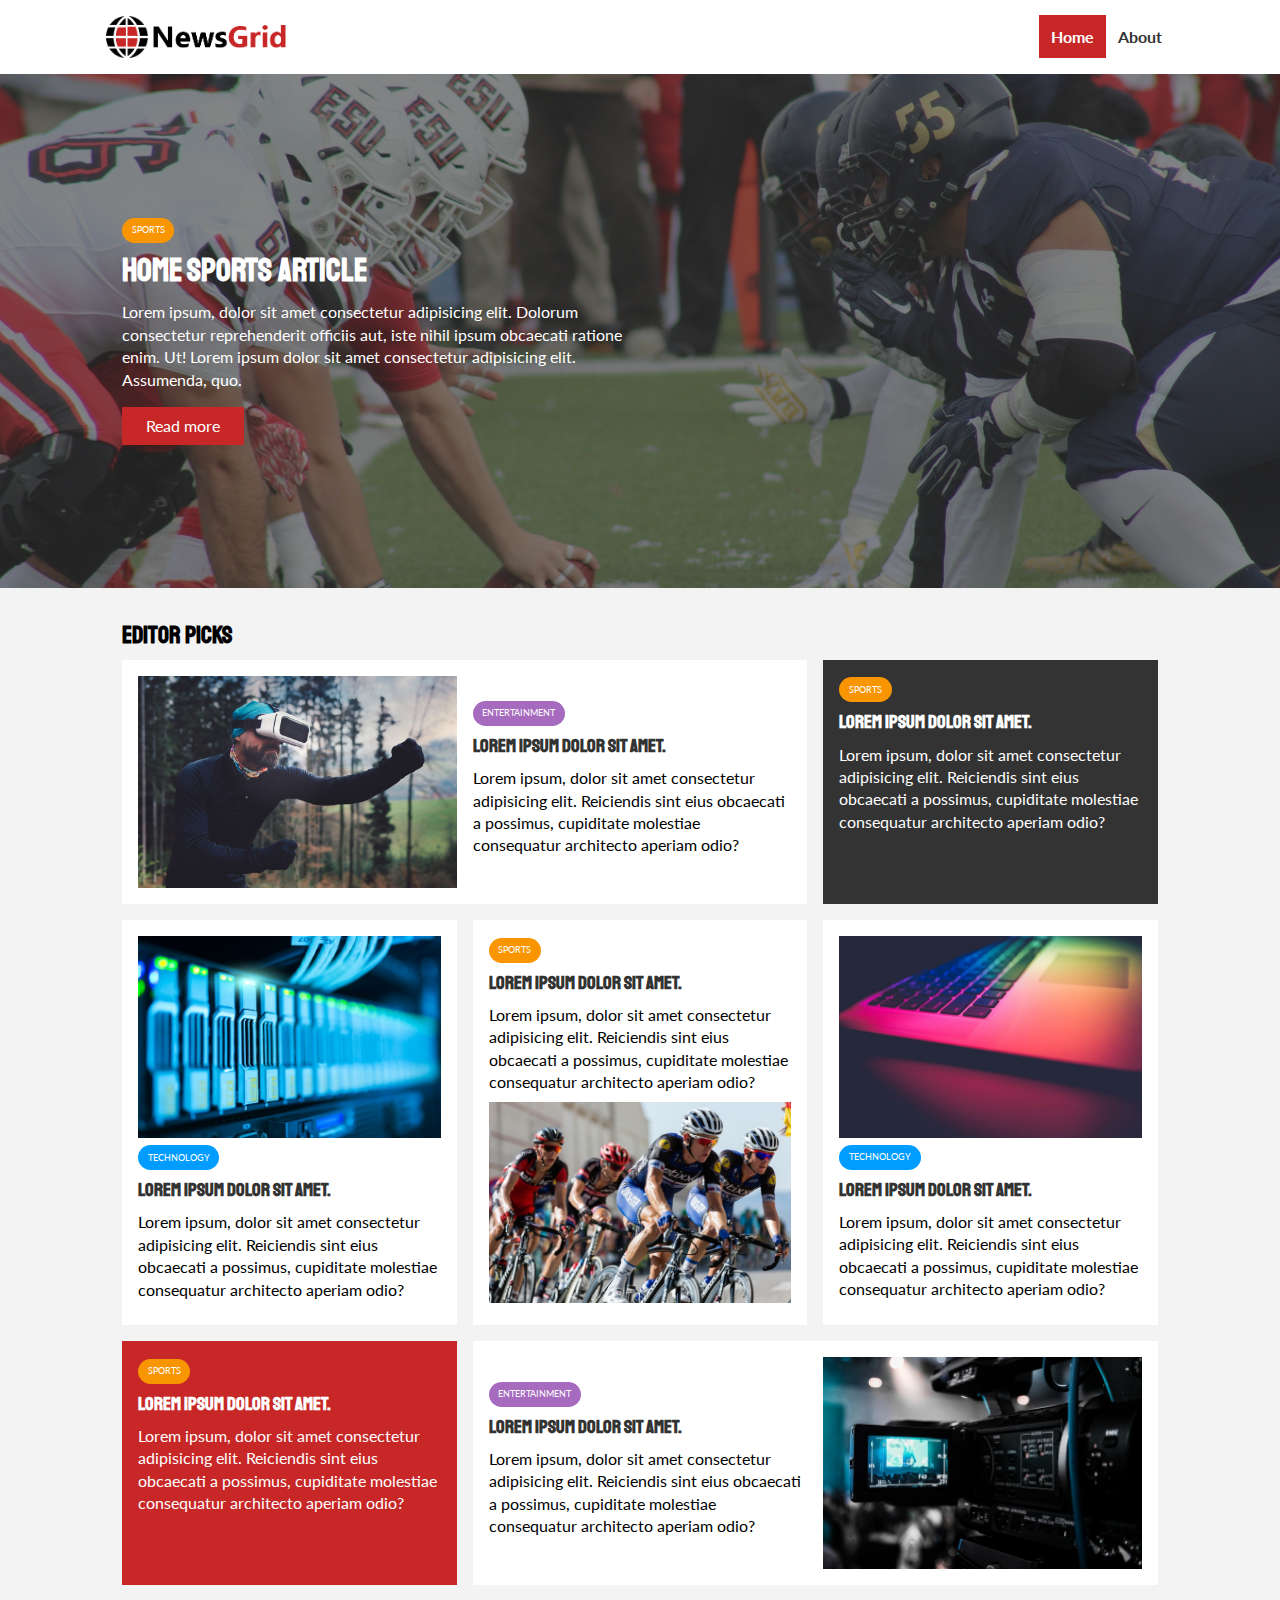
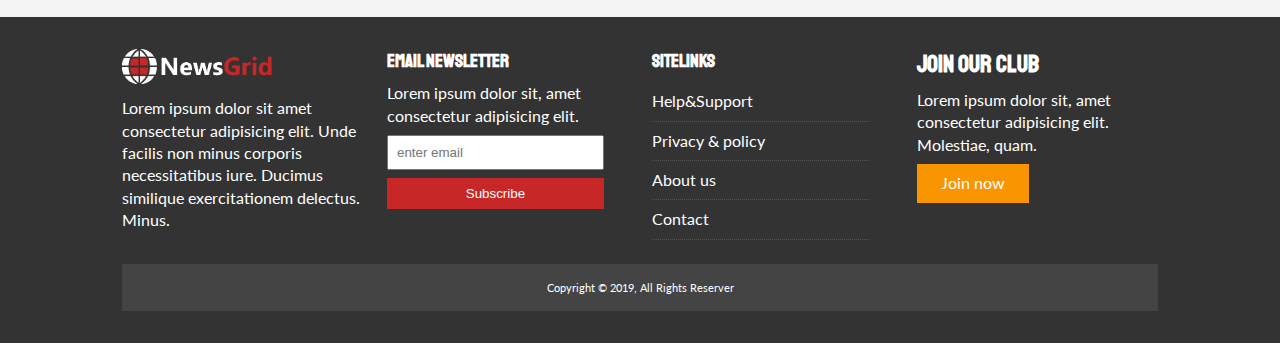
<file: index.html>
<!DOCTYPE html>
<html lang="en">
<head>
  <meta charset="UTF-8">
  <meta name="viewport" content="width=device-width, initial-scale=1.0">
  <meta http-equiv="X-UA-Compatible" content="ie=edge">
  <title>Newsgrid | Latest News</title>
  <link href="https://fonts.googleapis.com/css?family=Lato|Staatliches" rel="stylesheet">
  <link rel="stylesheet" href="css/style.css">
  <link rel="stylesheet" media="screen and (max-width: 768px") href="css/mobile.css">
  <link rel="stylesheet" href="https://use.fontawesome.com/releases/v5.6.3/css/all.css" integrity="sha384-UHRtZLI+pbxtHCWp1t77Bi1L4ZtiqrqD80Kn4Z8NTSRyMA2Fd33n5dQ8lWUE00s/" crossorigin="anonymous">
  <link href="favicon.ico" rel="shortcut icon" type="image/x-icon">

</head>
<body>
  <nav id="main-nav">
    <div class="container">
      <img src="img/logo.png" alt="NewsGrid" class="logo">
      <div class="social">
        <a href="http://facebook.com" target="_blank"><i class="fab fa-facebook fa-2x"></i></a>
        <a href="http://twitter.com" target="_blank"><i class="fab fa-twitter fa-2x"></i></a>
        <a href="http://instagram.com" target="_blank"><i class="fab fa-instagram fa-2x"></i></a>
        <a href="http://youtube.com" target="_blank"><i class="fab fa-youtube fa-2x"></i></a>
      </div>
      <ul>
        <li><a href="index.html" class="current">Home</a></li>
        <li><a href="about.html" class="">About</a></li>
      </ul>
    </div>
    </nav>

    <!-- Showcase -->
    <header id="showcase">
      <div class="container">
        <div class="showcase-container">
          <div class="showcase-content">
            <div class="category category-sports">Sports</div>
            <h1>Home sports article</h1>
            <p>Lorem ipsum, dolor sit amet consectetur adipisicing elit. Dolorum consectetur reprehenderit officiis aut, iste nihil ipsum obcaecati ratione enim. Ut!
              Lorem ipsum dolor sit amet consectetur adipisicing elit. Assumenda, quo.
            </p>
            <a href="article.html" class="btn btn-primary">Read more</a>
          </div>
        </div>
      </div>      
    </header>

    <!-- Home articles -->

    <section id="home-articles" class="py-2">
      <div class="container">
      <h2>Editor Picks</h2>      
      <div class="articles-container">
        
        <article class="card">
          <img src="img/articles/ent1.jpg" alt="Article1">
          <div>
            <div class="category category-ent">Entertainment</div>
            <h3>
              <a href="article.html">Lorem ipsum dolor sit amet.</a>
            </h3>
            <p>Lorem ipsum, dolor sit amet consectetur adipisicing elit. 
              Reiciendis sint eius obcaecati a possimus, cupiditate molestiae consequatur architecto aperiam odio?</p>
          </div>
        </article>

        <article class="card bg-dark">
              <div class="category category-sports">Sports</div>
              <h3>
                <a href="article.html">Lorem ipsum dolor sit amet.</a>
              </h3>
              <p>Lorem ipsum, dolor sit amet consectetur adipisicing elit. 
                Reiciendis sint eius obcaecati a possimus, cupiditate molestiae consequatur architecto aperiam odio?</p>
        </article>

        <article class="card">
            <img src="img/articles/tech1.jpg" alt="">
            <div class="category category-tech">Technology</div>
            <h3>
              <a href="article.html">Lorem ipsum dolor sit amet.</a>
            </h3>
            <p>Lorem ipsum, dolor sit amet consectetur adipisicing elit. 
              Reiciendis sint eius obcaecati a possimus, cupiditate molestiae consequatur architecto aperiam odio?</p>
        </article>

        <article class="card">
            <div class="category category-sports">Sports</div>
            <h3>
              <a href="article.html">Lorem ipsum dolor sit amet.</a>
            </h3>
            <p>Lorem ipsum, dolor sit amet consectetur adipisicing elit. 
              Reiciendis sint eius obcaecati a possimus, cupiditate molestiae consequatur architecto aperiam odio?</p>
            <img src="img/articles/sports1.jpg" alt="">
        </article>

        <article class="card">
            <img src="img/articles/tech2.jpg" alt="">
            <div class="category category-tech">Technology</div>
            <h3>
              <a href="article.html">Lorem ipsum dolor sit amet.</a>
            </h3>
            <p>Lorem ipsum, dolor sit amet consectetur adipisicing elit. 
              Reiciendis sint eius obcaecati a possimus, cupiditate molestiae consequatur architecto aperiam odio?</p>
        </article>

        <article class="card bg-primary">
            <div class="category category-sports">Sports</div>
            <h3>
              <a href="article.html">Lorem ipsum dolor sit amet.</a>
            </h3>
            <p>Lorem ipsum, dolor sit amet consectetur adipisicing elit. 
              Reiciendis sint eius obcaecati a possimus, cupiditate molestiae consequatur architecto aperiam odio?</p>
        </article>

        <article class="card">
            <div>
              <div class="category category-ent">Entertainment</div>
              <h3>
                <a href="article.html">Lorem ipsum dolor sit amet.</a>
              </h3>
              <p>Lorem ipsum, dolor sit amet consectetur adipisicing elit. 
                Reiciendis sint eius obcaecati a possimus, cupiditate molestiae consequatur architecto aperiam odio?</p>
            </div>
            <img src="img/articles/ent2.jpg" alt="Article1">
          </article>

      </div>
    </div>
    </section>

    <!-- footer -->

    <footer id="main-footer" class="py-2">
      <div class="container footer-container">
        
        <div>
          <img src="img/logo_light.png" alt="NewsGrid">
          <p>Lorem ipsum dolor sit amet consectetur adipisicing elit. Unde facilis non minus corporis necessitatibus iure. Ducimus similique exercitationem delectus. Minus.</p>
        </div>
        
        <div>
          <h3>Email Newsletter</h3>
          <p>Lorem ipsum dolor sit, amet consectetur adipisicing elit.</p>
          <form name="contact" method="POST" data-netlify="true">
            <input type="email" name="email" placeholder="enter email">
            <input type="submit" class="btn btn-primary" value="Subscribe">
          </form>
        </div>

        <div>
          <h3>Sitelinks</h3>
          <ul class="list">
            <li><a href="#">Help&Support</a></li>
            <li><a href="#">Privacy & policy</a></li>
            <li><a href="#">About us</a></li>
            <li><a href="#">Contact</a></li>
          </ul>
        </div>

        <div>
          <h2>Join Our Club</h2>
          <p>Lorem ipsum dolor sit, amet consectetur adipisicing elit. Molestiae, quam. </p>
          <a href="#" class="btn btn-secondary">Join now</a>
        </div>

        <div>
          <p>
            Copyright &copy; 2019, All Rights Reserver
          </p>
        </div>
      </div>
    </footer>
</body>
</html>
</file>
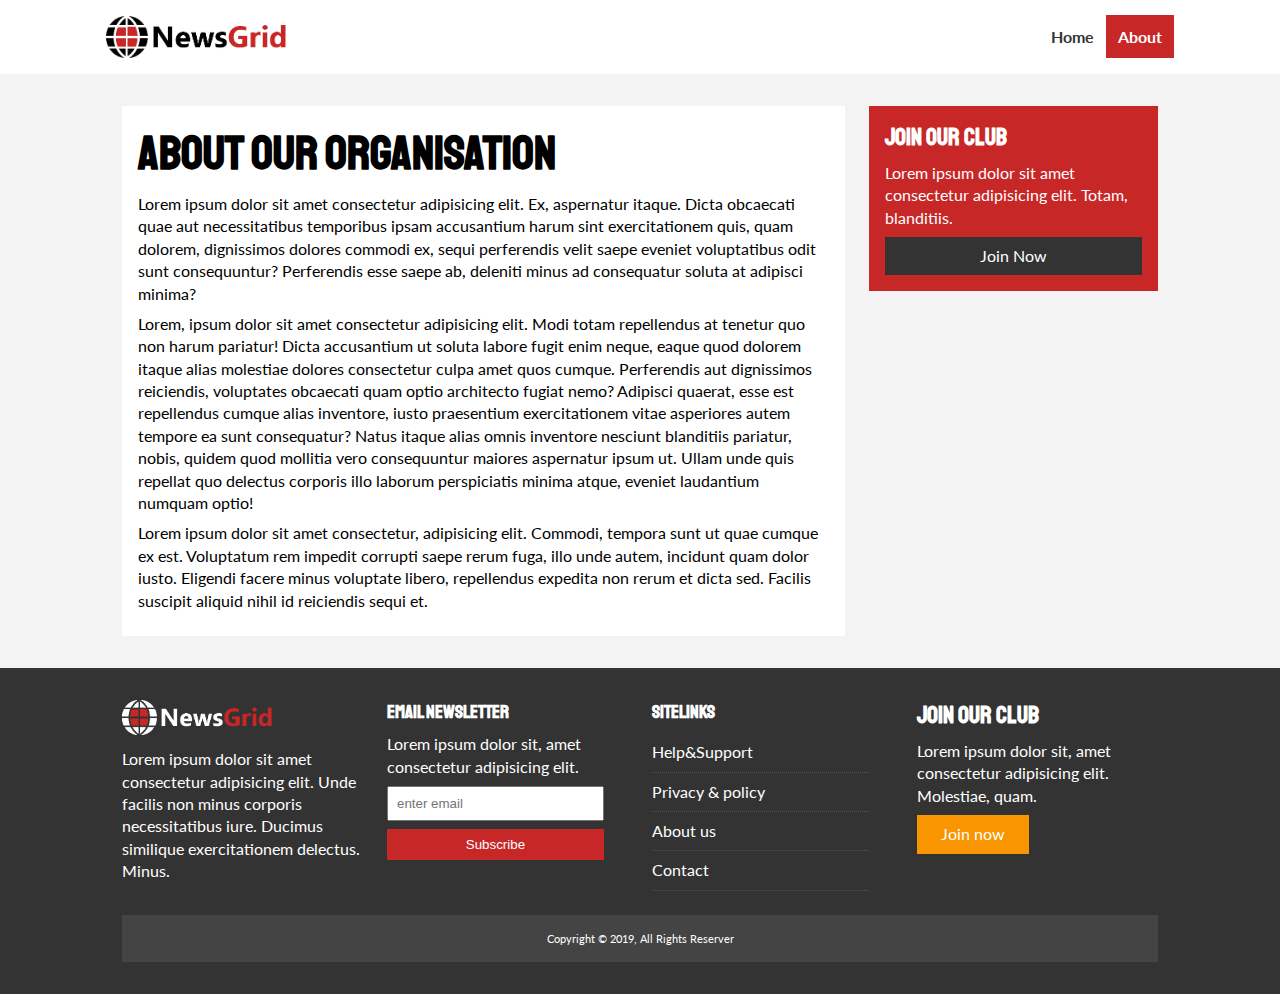
<file: about.html>
<!DOCTYPE html>
<html lang="en">
<head>
  <meta charset="UTF-8">
  <meta name="viewport" content="width=device-width, initial-scale=1.0">
  <meta http-equiv="X-UA-Compatible" content="ie=edge">
  <title>Newsgrid | About</title>
  <link href="https://fonts.googleapis.com/css?family=Lato|Staatliches" rel="stylesheet">
  <link rel="stylesheet" href="css/style.css">
  <link rel="stylesheet" media="screen and (max-width: 768px") href="css/mobile.css">
  <link rel="stylesheet" href="https://use.fontawesome.com/releases/v5.6.3/css/all.css" integrity="sha384-UHRtZLI+pbxtHCWp1t77Bi1L4ZtiqrqD80Kn4Z8NTSRyMA2Fd33n5dQ8lWUE00s/" crossorigin="anonymous">
  <link href="favicon.ico" rel="shortcut icon" type="image/x-icon">

</head>
<body>
  <nav id="main-nav">
    <div class="container">
      <img src="img/logo.png" alt="NewsGrid" class="logo">
      <div class="social">
        <a href="http://facebook.com" target="_blank"><i class="fab fa-facebook fa-2x"></i></a>
        <a href="http://twitter.com" target="_blank"><i class="fab fa-twitter fa-2x"></i></a>
        <a href="http://instagram.com" target="_blank"><i class="fab fa-instagram fa-2x"></i></a>
        <a href="http://youtube.com" target="_blank"><i class="fab fa-youtube fa-2x"></i></a>
      </div>
      <ul>
        <li><a href="index.html" >Home</a></li>
        <li><a href="about.html" class="current">About</a></li>
      </ul>
    </div>
  </nav>

    <section id="about">
      <div class="container">
        <div class="page-container">
          <article class="card">
            <h1 class="l-heading">About our organisation</h1>
            <p>Lorem ipsum dolor sit amet consectetur adipisicing elit. Ex, aspernatur itaque. Dicta obcaecati quae aut necessitatibus temporibus ipsam accusantium harum sint exercitationem quis, quam dolorem, dignissimos dolores commodi ex, sequi perferendis velit saepe eveniet voluptatibus odit sunt consequuntur? Perferendis esse saepe ab, deleniti minus ad consequatur soluta at adipisci minima?</p>
            <p>Lorem, ipsum dolor sit amet consectetur adipisicing elit. Modi totam repellendus at tenetur quo non harum pariatur! Dicta accusantium ut soluta labore fugit enim neque, eaque quod dolorem itaque alias molestiae dolores consectetur culpa amet quos cumque. Perferendis aut dignissimos reiciendis, voluptates obcaecati quam optio architecto fugiat nemo? Adipisci quaerat, esse est repellendus cumque alias inventore, iusto praesentium exercitationem vitae asperiores autem tempore ea sunt consequatur? Natus itaque alias omnis inventore nesciunt blanditiis pariatur, nobis, quidem quod mollitia vero consequuntur maiores aspernatur ipsum ut. Ullam unde quis repellat quo delectus corporis illo laborum perspiciatis minima atque, eveniet laudantium numquam optio!</p>
            <p>Lorem ipsum dolor sit amet consectetur, adipisicing elit. Commodi, tempora sunt ut quae cumque ex est. Voluptatum rem impedit corrupti saepe rerum fuga, illo unde autem, incidunt quam dolor iusto. Eligendi facere minus voluptate libero, repellendus expedita non rerum et dicta sed. Facilis suscipit aliquid nihil id reiciendis sequi et.</p>
          </article>

          <aside class="card bg-primary">
            <h2>Join our club</h2>
            <p>Lorem ipsum dolor sit amet consectetur adipisicing elit. Totam, blanditiis.</p>
            <a href="#" class="btn btn-dark btn-block">Join Now</a>
          </aside>

        </div>
      </div>
    </section>

    <!-- Footer -->

    <footer id="main-footer" class="py-2">
      <div class="container footer-container">
        
        <div>
          <img src="img/logo_light.png" alt="NewsGrid">
          <p>Lorem ipsum dolor sit amet consectetur adipisicing elit. Unde facilis non minus corporis necessitatibus iure. Ducimus similique exercitationem delectus. Minus.</p>
        </div>
        
        <div>
          <h3>Email Newsletter</h3>
          <p>Lorem ipsum dolor sit, amet consectetur adipisicing elit.</p>
          <form name="contact" method="POST" data-netlify="true">
            <input type="email" name="email" placeholder="enter email">
            <input type="submit" class="btn btn-primary" value="Subscribe">
          </form>
        </div>

        <div>
          <h3>Sitelinks</h3>
          <ul class="list">
            <li><a href="#">Help&Support</a></li>
            <li><a href="#">Privacy & policy</a></li>
            <li><a href="#">About us</a></li>
            <li><a href="#">Contact</a></li>
          </ul>
        </div>

        <div>
          <h2>Join Our Club</h2>
          <p>Lorem ipsum dolor sit, amet consectetur adipisicing elit. Molestiae, quam. </p>
          <a href="#" class="btn btn-secondary">Join now</a>
        </div>

        <div>
          <p>
            Copyright &copy; 2019, All Rights Reserver
          </p>
        </div>
      </div>
    </footer>
</body>
</html>
</file>
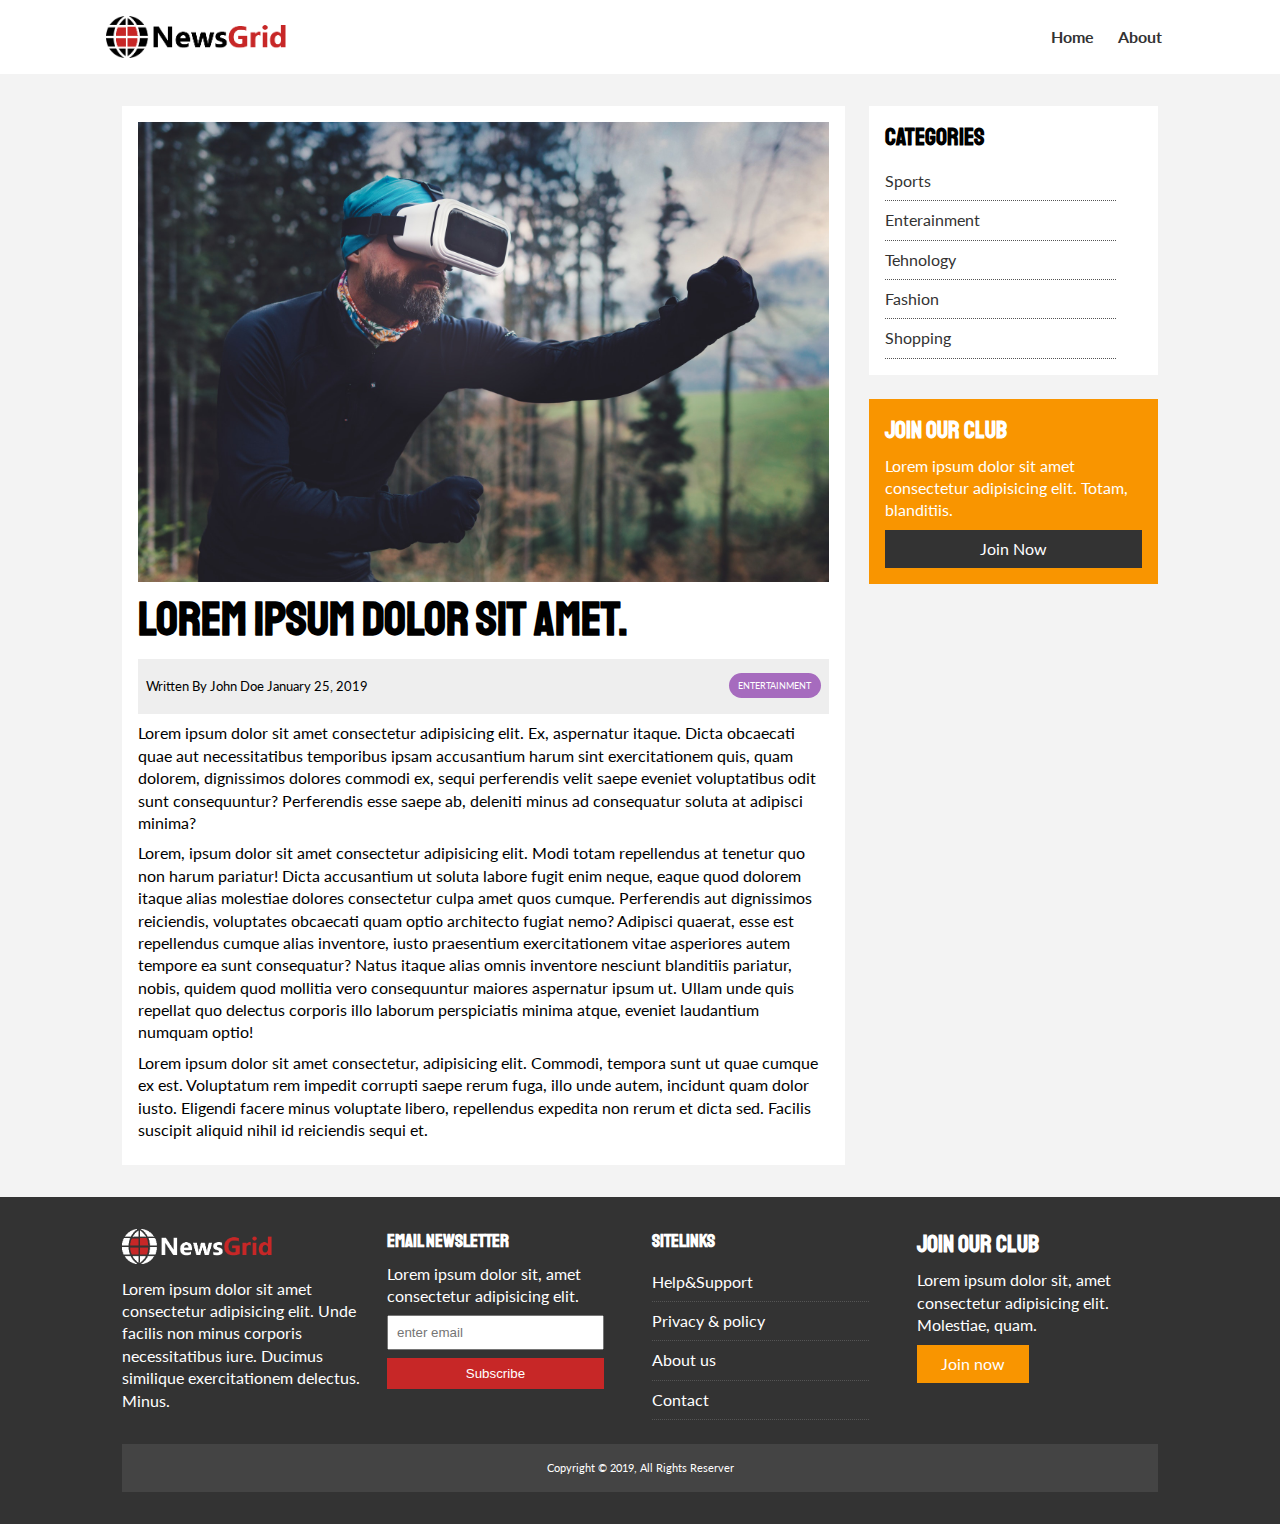
<file: article.html>
<!DOCTYPE html>
<html lang="en">
<head>
  <meta charset="UTF-8">
  <meta name="viewport" content="width=device-width, initial-scale=1.0">
  <meta http-equiv="X-UA-Compatible" content="ie=edge">
  <title>Newsgrid | Latest News</title>
  <link href="https://fonts.googleapis.com/css?family=Lato|Staatliches" rel="stylesheet">
  <link rel="stylesheet" href="css/style.css">
  <link rel="stylesheet" media="screen and (max-width: 768px") href="css/mobile.css">
  <link rel="stylesheet" href="https://use.fontawesome.com/releases/v5.6.3/css/all.css" integrity="sha384-UHRtZLI+pbxtHCWp1t77Bi1L4ZtiqrqD80Kn4Z8NTSRyMA2Fd33n5dQ8lWUE00s/" crossorigin="anonymous">
  <link href="favicon.ico" rel="shortcut icon" type="image/x-icon">

</head>
<body>
  <nav id="main-nav">
    <div class="container">
      <img src="img/logo.png" alt="NewsGrid" class="logo">
      <div class="social">
        <a href="http://facebook.com" target="_blank"><i class="fab fa-facebook fa-2x"></i></a>
        <a href="http://twitter.com" target="_blank"><i class="fab fa-twitter fa-2x"></i></a>
        <a href="http://instagram.com" target="_blank"><i class="fab fa-instagram fa-2x"></i></a>
        <a href="http://youtube.com" target="_blank"><i class="fab fa-youtube fa-2x"></i></a>
      </div>
      <ul>
        <li><a href="index.html" >Home</a></li>
        <li><a href="about.html" >About</a></li>
      </ul>
    </div>
  </nav>

    <section id="article">
      <div class="container">
        <div class="page-container">
          <article class="card">
            <img src="img/articles/ent1.jpg" alt="Article">
            <h1 class="l-heading">Lorem ipsum dolor sit amet.</h1>
            <div class="meta">
              <small>
                <i class="fas fa-user"></i> Written By John Doe January 25, 2019
              </small>
              <div class="category category-ent">Entertainment</div>

            </div>
            <p>Lorem ipsum dolor sit amet consectetur adipisicing elit. Ex, aspernatur itaque. Dicta obcaecati quae aut necessitatibus temporibus ipsam accusantium harum sint exercitationem quis, quam dolorem, dignissimos dolores commodi ex, sequi perferendis velit saepe eveniet voluptatibus odit sunt consequuntur? Perferendis esse saepe ab, deleniti minus ad consequatur soluta at adipisci minima?</p>
            <p>Lorem, ipsum dolor sit amet consectetur adipisicing elit. Modi totam repellendus at tenetur quo non harum pariatur! Dicta accusantium ut soluta labore fugit enim neque, eaque quod dolorem itaque alias molestiae dolores consectetur culpa amet quos cumque. Perferendis aut dignissimos reiciendis, voluptates obcaecati quam optio architecto fugiat nemo? Adipisci quaerat, esse est repellendus cumque alias inventore, iusto praesentium exercitationem vitae asperiores autem tempore ea sunt consequatur? Natus itaque alias omnis inventore nesciunt blanditiis pariatur, nobis, quidem quod mollitia vero consequuntur maiores aspernatur ipsum ut. Ullam unde quis repellat quo delectus corporis illo laborum perspiciatis minima atque, eveniet laudantium numquam optio!</p>
            <p>Lorem ipsum dolor sit amet consectetur, adipisicing elit. Commodi, tempora sunt ut quae cumque ex est. Voluptatum rem impedit corrupti saepe rerum fuga, illo unde autem, incidunt quam dolor iusto. Eligendi facere minus voluptate libero, repellendus expedita non rerum et dicta sed. Facilis suscipit aliquid nihil id reiciendis sequi et.</p>
          </article>

          <aside id="categories" class="card">
            <h2>Categories</h2>
            <ul class="list">
              <li><a href="#"><i class="fas fa-chevron-right"></i> Sports</a></li>
              <li><a href="#"><i class="fas fa-chevron-right"></i> Enterainment</a></li>
              <li><a href="#"><i class="fas fa-chevron-right"></i> Tehnology</a></li>
              <li><a href="#"><i class="fas fa-chevron-right"></i> Fashion</a></li>
              <li><a href="#"><i class="fas fa-chevron-right"></i> Shopping</a></li>
            </ul>
          </aside>
          <aside class="card bg-secondary">
            <h2>Join our club</h2>
            <p>Lorem ipsum dolor sit amet consectetur adipisicing elit. Totam, blanditiis.</p>
            <a href="#" class="btn btn-dark btn-block">Join Now</a>
          </aside>

        </div>
      </div>
    </section>

    <!-- Footer -->

    <footer id="main-footer" class="py-2">
      <div class="container footer-container">
        
        <div>
          <img src="img/logo_light.png" alt="NewsGrid">
          <p>Lorem ipsum dolor sit amet consectetur adipisicing elit. Unde facilis non minus corporis necessitatibus iure. Ducimus similique exercitationem delectus. Minus.</p>
        </div>
        
        <div>
          <h3>Email Newsletter</h3>
          <p>Lorem ipsum dolor sit, amet consectetur adipisicing elit.</p>
          <form name="contact" method="POST" data-netlify="true">
            <input type="email" name="email" placeholder="enter email">
            <input type="submit" class="btn btn-primary" value="Subscribe">
          </form>
        </div>

        <div>
          <h3>Sitelinks</h3>
          <ul class="list">
            <li><a href="#">Help&Support</a></li>
            <li><a href="#">Privacy & policy</a></li>
            <li><a href="#">About us</a></li>
            <li><a href="#">Contact</a></li>
          </ul>
        </div>

        <div>
          <h2>Join Our Club</h2>
          <p>Lorem ipsum dolor sit, amet consectetur adipisicing elit. Molestiae, quam. </p>
          <a href="#" class="btn btn-secondary">Join now</a>
        </div>

        <div>
          <p>
            Copyright &copy; 2019, All Rights Reserver
          </p>
        </div>
      </div>
    </footer>
</body>
</html>
</file>
<file: css/style.css>
:root{
  --primary-color: #c72727;
  --secondary-color: #f99500;
  --light-color: #f3f3f3;
  --dark-color: #333;
  --max-width: 1100px;
}

.category{
  --sports-color: #f99500;
  --ent-color: #a66bbe;
  --tech-color: #009cff;
}

*{
  margin: 0;
  padding: 0;
  box-sizing: border-box;
}

body{
  font-family: 'Lato', sans-serif;
  line-height: 1.4;
  background: var(--light-color); 
}
a{
  color: #333;
  text-decoration: none;
}

ul{
  list-style: none;
}

img{
  width: 100%;
}

p{
  margin: .5rem 0;
}
h1, h2, h3, h4, h5, h6 {
  font-family: 'Staatliches', cursive;
  margin-bottom: .55rem;
  line-height: 1.3;
}

/* Utilities */

.container {
  max-width: var(--max-width);
  margin: auto;
  padding: 0 2rem;
  overflow: hidden;
}
.category {
  display: inline-block;
  color: #fff;
  font-size: 0.55rem;
  text-transform: uppercase;
  padding: 0.4rem 0.6rem;
  border-radius: 15px;
  margin-bottom: 0.5rem;
}
.category-sports{background: var(--sports-color);}
.category-ent{background: var(--ent-color);}
.category-tech{background: var(--tech-color);}

.btn{
  display: inline-block;
  border: none;
  background: var(--dark-color);
  color: #fff;
  padding: .5rem 1.5rem;
}

.btn-light{background: var(--light-color);}
.btn-primary{background: var(--primary-color);}
.btn-secondary{background: var(--secondary-color);}

.btn-block{
  display: block;
  width: 100%;
  text-align: center;
}

.bg-dark h1,
.bg-dark h2,
.bg-dark h3,
.bg-dark a,
.bg-primary h1,
.bg-primary h2,
.bg-primary h3,
.bg-primary a,
.bg-secondary h1,
.bg-secondary h2,
.bg-secondary h3,
.bg-secondary a{
  color: #fff;
}

.btn:hover{opacity: 0.9}

.card{
  background: #fff;
  padding: 1rem;
}

.bg-dark{
  background: var(--dark-color);
  color: #fff
}
.bg-primary{
  background: var(--primary-color);
  color: #fff
}
.bg-secondary{
  background: var(--secondary-color);
  color: #fff
}


.py-1{padding: 1.5rem 0}
.py-2{padding: 2rem 0}
.py-3{padding: 3rem 0}
.p-1{padding: 1.5rem 0}
.p-2{padding: 2rem 0}
.p-3{padding: 3rem 0}

.l-heading{
  font-size:3rem;
}
.list li{
  padding: .5rem 0;
  border-bottom: #555 dotted 1px;
  width: 90%;
}
#main-footer .list li a:hover{
  color: var(--primary-color);
}

/* inner page container */
.page-container{
  display: grid;
  grid-template-columns: 5fr 2fr;
  margin: 2rem 0;
  grid-gap: 1.5rem;
}

.page-container >*:first-child{
  grid-row: 1 / span 3;
}

/* Utilities end */

/* Navigation */
#main-nav{
  background: #fff;
  position: sticky;
  top: 0;
  z-index: 2;
}

#main-nav .container{
  display: grid;
  grid-template-columns: 6fr 3fr 2fr;
  padding: 1rem;
  align-items: center;
}

#main-nav .logo{
  width: 180px;
}

#main-nav ul{
  justify-self: end;
  display: flex;
} 

#main-nav ul li a{
  padding: 0.75rem;
  font-weight: bold;
}

#main-nav ul li a.current{
  background: var(--primary-color);
  color: white;
}

#main-nav ul li a:hover{
  background: var(--light-color);
  color: var(--dark-color)
}

#main-nav .social {
  justify-self: center ;
}

#main-nav .social i{
  color: #777;
  margin-right: 0.5rem;
}

/* Showcase */

#showcase{
  color: #fff;
  background: #333;
  padding: 2rem;
  position: relative;
}
#showcase:before{
  content: "";
  background: url('../img/featured.jpg') no-repeat center center/cover;
  position: absolute;
  top: 0;
  left: 0;
  width: 100%;
  height: 100%;
  opacity: 0.4;
}

#showcase .showcase-container{
  display: grid;
  grid-template-columns: repeat(2, 1fr);
  justify-content: center;
  align-items: center;
  height: 50vh;
}

#showcase .showcase-content{
  z-index: 1;
}

#showcase .showcase-content p{
  margin-bottom: 1rem;
}

/* Home articles */

#home-articles .articles-container{
  display: grid;
  grid-template-columns: repeat(3, 1fr);
  grid-gap: 1rem
}

#home-articles .articles-container > *:first-child,
#home-articles .articles-container > *:last-child{
  display: grid;
  grid-template-columns: repeat(2, 1fr);
  grid-gap: 1rem;  
  grid-column: 1 / span 2;
  align-items: center;
}
#home-articles .articles-container > *:last-child{
  grid-column: 2 / span 2;
}

/* Article */
#article .meta{
  display: flex;
  justify-content: space-between;
  align-items: center;
  background: #eee;
  padding: 0.5rem;
}

#article .meta .category{
  margin-top: 0.4rem;
}

/* Footer */

#main-footer{
  background: var(--dark-color);
  color: #fff;
}

#main-footer img{
  width: 150px;
}

#main-footer a{
  color: #fff;
}

#main-footer .footer-container {
  display: grid;
  grid-template-columns: repeat(4, 1fr);
  grid-gap: 1.5rem;
}

#main-footer .footer-container > *:last-child{
  background: #444;
  grid-column: 1 / span 4;
  text-align: center;
  padding: .5rem;
  font-size: .7rem;
}

#main-footer .footer-container input[type="email"]{
  width: 90%;
  padding: .5rem;
  margin-bottom: .5rem;
}

#main-footer .footer-container input[type="submit"]{
  width: 90%;
}
</file>
<file: css/mobile.css>
/* Navigation */

#main-nav .social{
  display: none;
}

#main-nav .container{
  grid-template-columns: 1fr;
  grid-gap: 1.2rem;
}

#main-nav ul,
#main-nav .logo {
  justify-self: center;
}

#main-nav ul li a{
  padding: .5rem;
}

#home-articles .articles-container{
  grid-template-columns: repeat(2, 1fr)
}

#home-articles .articles-container > *:first-child,
#home-articles .articles-container > *:last-child{
  grid-template-columns: 1fr;
  grid-column: 1;
}

@media(max-width: 600px){
  /* stack grid items */
  #showcase .showcase-container,
  #home-articles .articles-container,
  #main-footer .footer-container {
    grid-template-columns: 1fr;
  }
  #main-footer .footer-container > *:last-child{
    grid-column: 1;
  }
  #main-footer .footer-container > *:first-child,
  #main-footer .footer-container > *:nth-child(2){
    border-bottom: #444 dotted 1px;
    padding-bottom: 1rem;
  }
  .page-container{
    grid-template-columns: 1fr;
    text-align: justify;
  }
  .l-heading{
    font-size: 2rem;
  }
}
</file>
